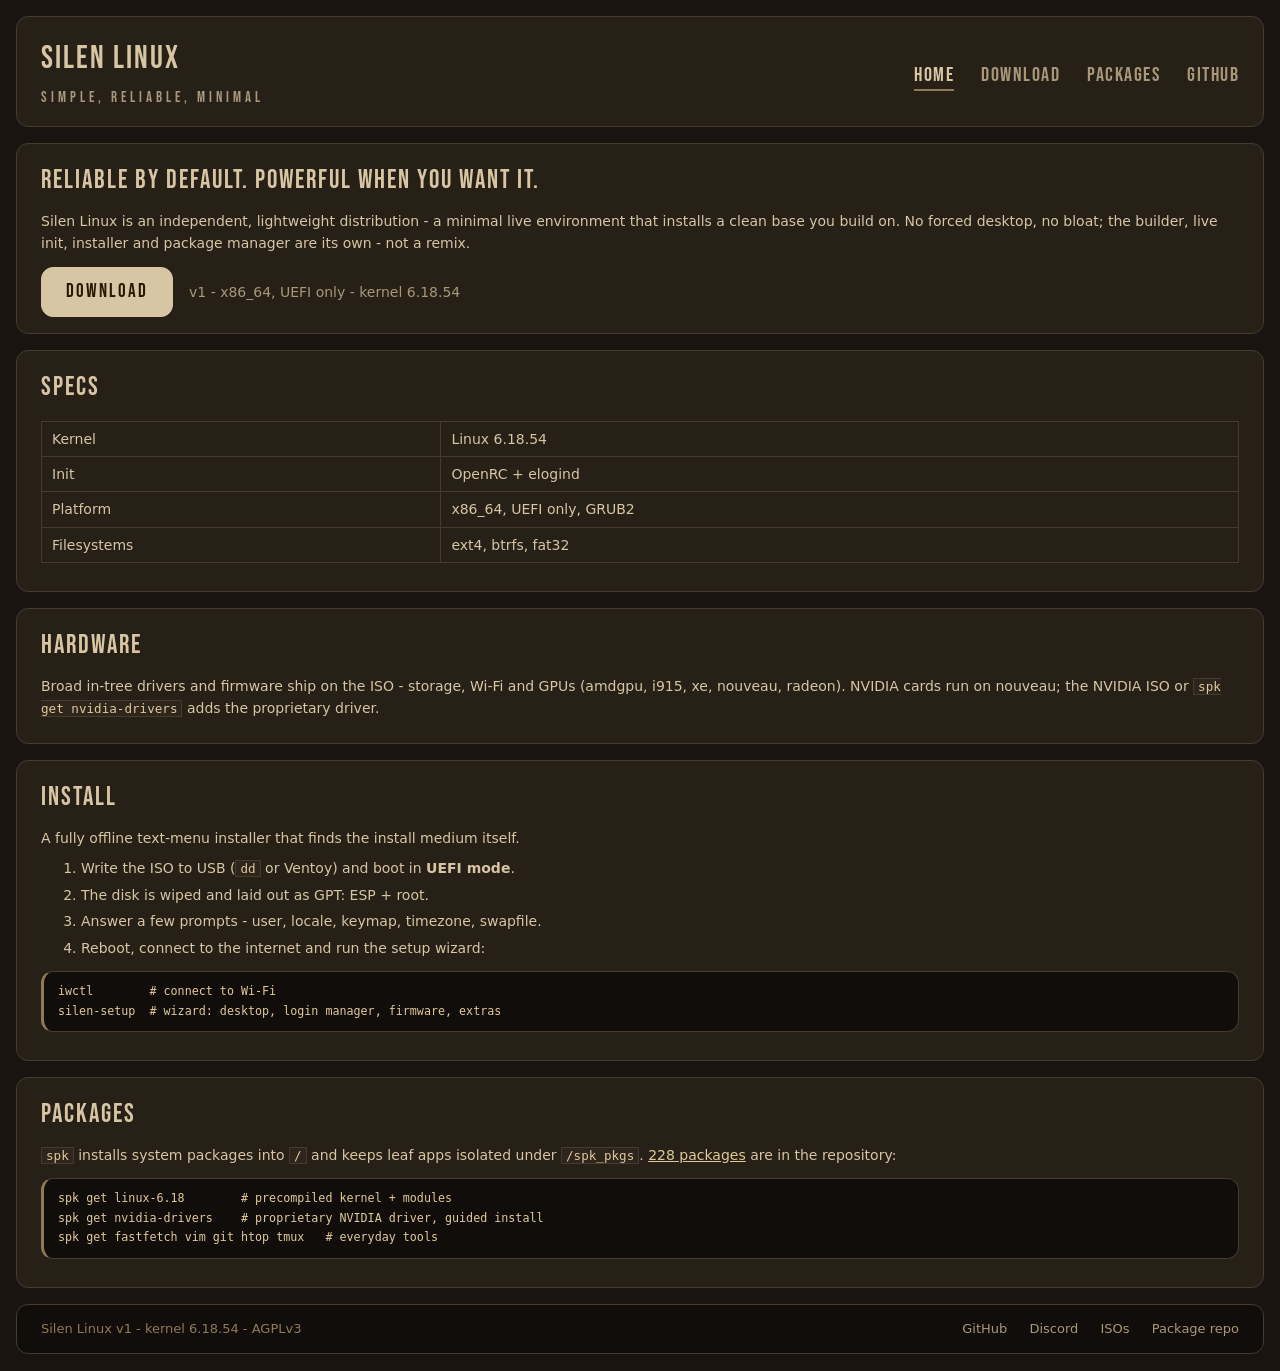
<file: index.html>
<!DOCTYPE html>
<html lang="en">
<head>
    <link rel="preconnect" href="https://fonts.googleapis.com">
    <link rel="preconnect" href="https://fonts.gstatic.com" crossorigin>
    <link href="https://fonts.googleapis.com/css2?family=Bebas+Neue&display=swap" rel="stylesheet">
    <meta charset="UTF-8">
    <meta name="viewport" content="width=device-width, initial-scale=1.0">
    <title>Silen Linux - a minimal experience</title>
    <meta name="description" content="Silen Linux is an independent, lightweight Linux distribution. Minimal live ISO, clean installed system, no bloat.">
    <link rel="stylesheet" href="styles.css?v=4">
</head>
<body class="backgrnd">

<div class="header">
    <div>
        <h1>Silen Linux</h1>
        <h5>Simple, Reliable, Minimal</h5>
    </div>
    <nav>
        <a class="now" href="index.html">Home</a>
        <a href="get.html">Download</a>
        <a href="packages.html">Packages</a>
        <a href="https://github.com/Cgtlpa/SilenLinux" target="_blank" rel="noopener">GitHub</a>
    </nav>
</div>

<div class="main">

    <div class="box">
        <h2>Reliable by default. Powerful when you want it.</h2>
        <p>Silen Linux is an independent, lightweight distribution - a minimal live environment
        that installs a clean base you build on. No forced desktop, no bloat; the builder, live
        init, installer and package manager are its own - not a remix.</p>
        <div class="cta">
            <a class="btn" href="get.html">Download</a>
            <span class="muted">v1 - x86_64, UEFI only - kernel 6.18.54</span>
        </div>
    </div>

    <div class="box" id="specs">
        <h2>Specs</h2>
        <table>
            <tr><td>Kernel</td><td>Linux 6.18.54</td></tr>
            <tr><td>Init</td><td>OpenRC + elogind</td></tr>
            <tr><td>Platform</td><td>x86_64, UEFI only, GRUB2</td></tr>
            <tr><td>Filesystems</td><td>ext4, btrfs, fat32</td></tr>
        </table>
    </div>

    <div class="box" id="hardware">
        <h2>Hardware</h2>
        <p>Broad in-tree drivers and firmware ship on the ISO - storage, Wi-Fi and GPUs
        (amdgpu, i915, xe, nouveau, radeon). NVIDIA cards run on nouveau; the NVIDIA ISO or
        <code>spk get nvidia-drivers</code> adds the proprietary driver.</p>
    </div>

    <div class="box" id="install">
        <h2>Install</h2>
        <p>A fully offline text-menu installer that finds the install medium itself.</p>
        <ol>
            <li>Write the ISO to USB (<code>dd</code> or Ventoy) and boot in <strong>UEFI mode</strong>.</li>
            <li>The disk is wiped and laid out as GPT: ESP + root.</li>
            <li>Answer a few prompts - user, locale, keymap, timezone, swapfile.</li>
            <li>Reboot, connect to the internet and run the setup wizard:</li>
        </ol>
<pre><code>iwctl        # connect to Wi-Fi
silen-setup  # wizard: desktop, login manager, firmware, extras</code></pre>
    </div>

    <div class="box" id="packages">
        <h2>Packages</h2>
        <p><code>spk</code> installs system packages into <code>/</code> and keeps leaf apps
        isolated under <code>/spk_pkgs</code>. <a href="packages.html">228 packages</a> are in
        the repository:</p>
<pre><code>spk get linux-6.18        # precompiled kernel + modules
spk get nvidia-drivers    # proprietary NVIDIA driver, guided install
spk get fastfetch vim git htop tmux   # everyday tools</code></pre>
    </div>

</div>

<div class="footer">
    <span>Silen Linux v1 - kernel 6.18.54 - AGPLv3</span>
    <nav>
        <a href="https://github.com/Cgtlpa/SilenLinux" target="_blank" rel="noopener">GitHub</a>
        <a href="https://discord.gg/WxbRRURcZ" target="_blank" rel="noopener">Discord</a>
        <a href="https://huggingface.co/datasets/vgzz/silen-isos" target="_blank" rel="noopener">ISOs</a>
        <a href="https://huggingface.co/datasets/vgzz/spk-pkgs/tree/main/packages" target="_blank" rel="noopener">Package repo</a>
    </nav>
</div>

</body>
</html>
</file>
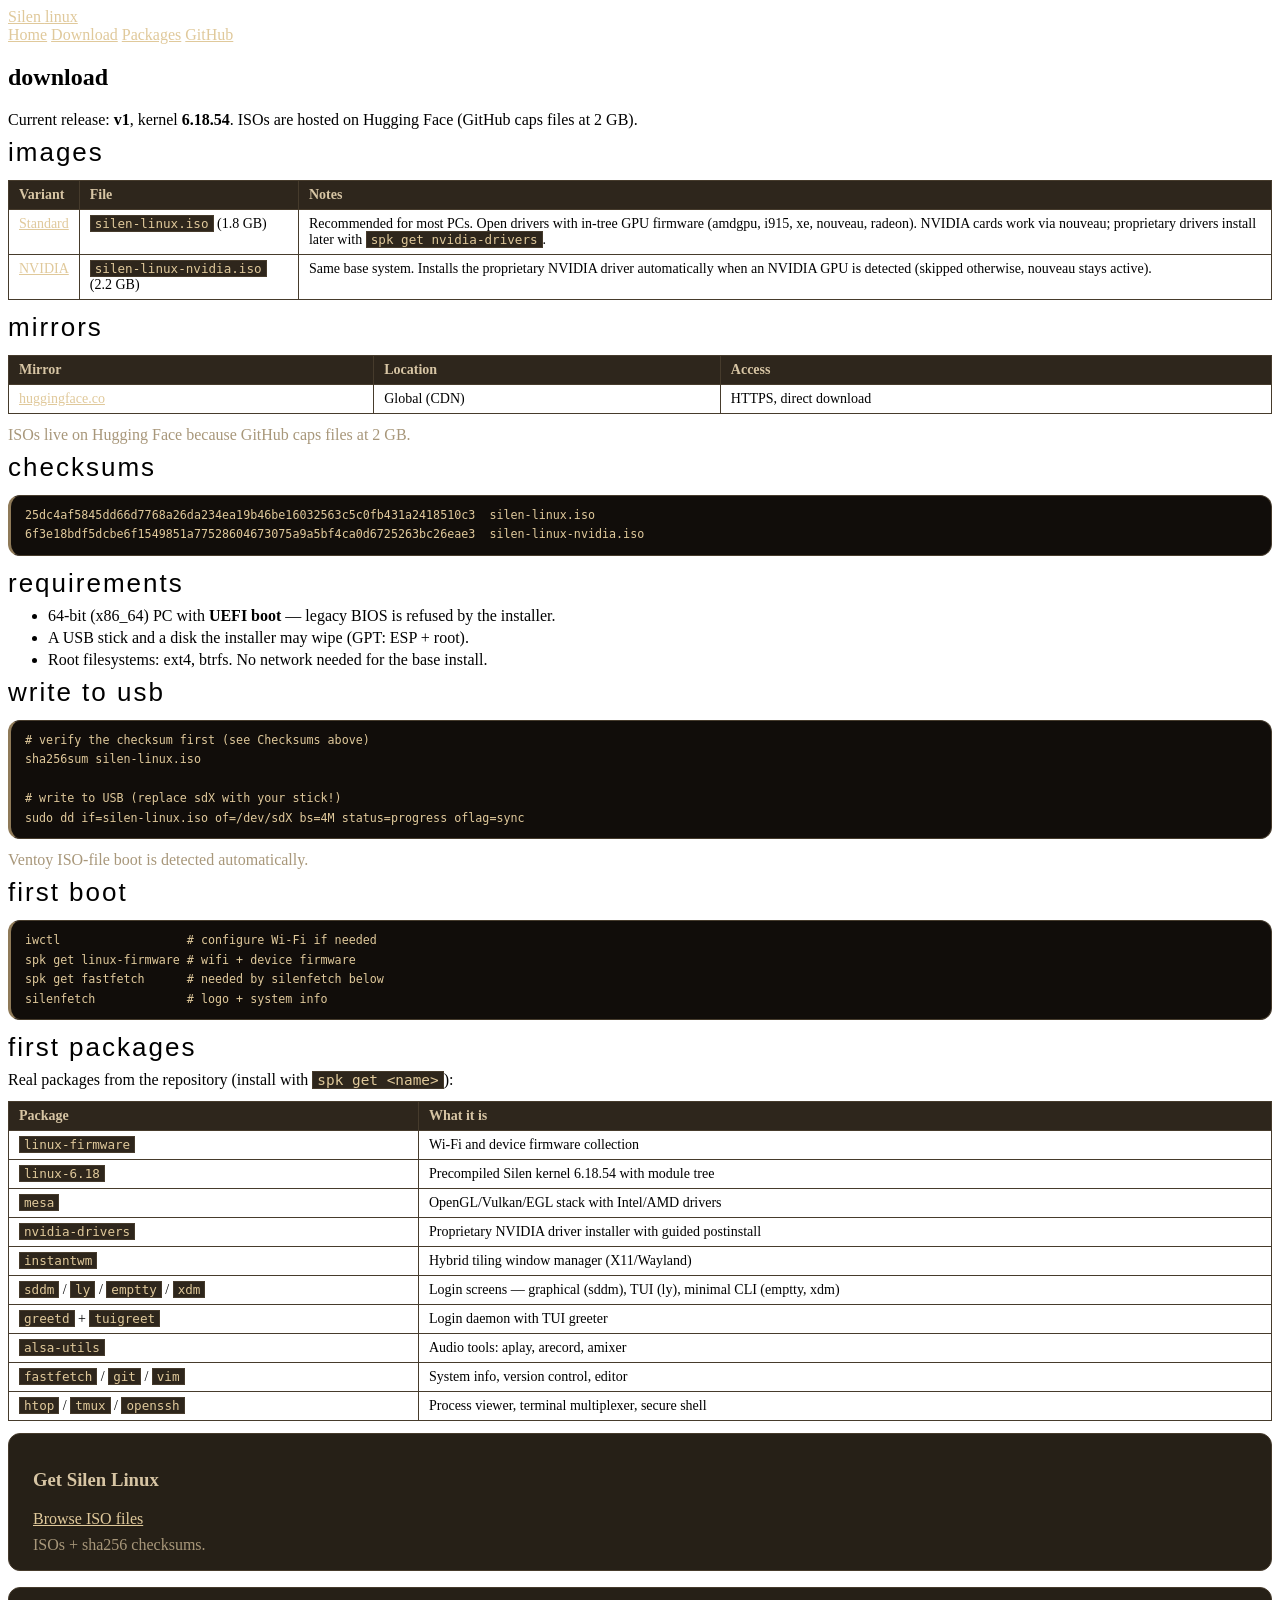
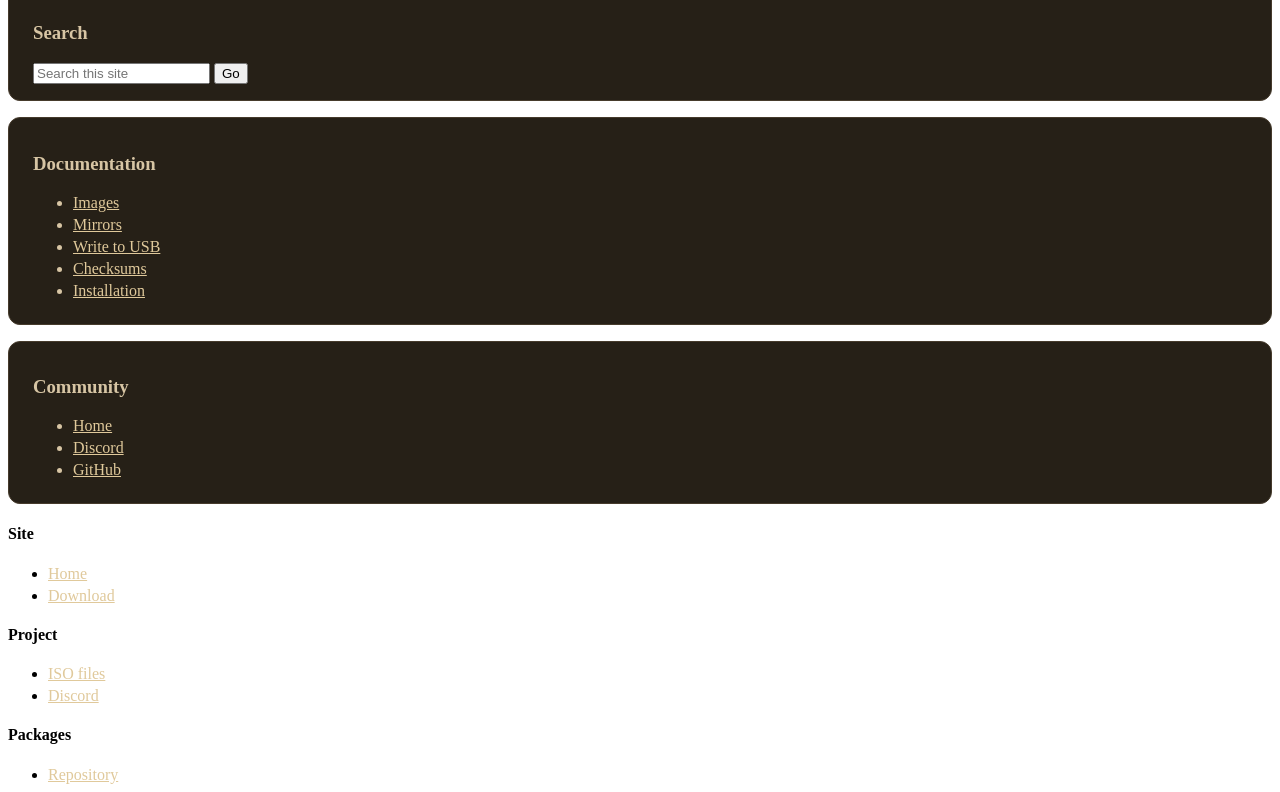
<file: download.html>
<!DOCTYPE html>
<html lang="en">
<head>
<meta charset="UTF-8">
<meta name="viewport" content="width=device-width, initial-scale=1.0">
<title>Download — Silen Linux</title>
<meta name="description" content="Download Silen Linux ISO images: standard and NVIDIA variants.">
<link rel="preconnect" href="https://fonts.googleapis.com">
<link rel="preconnect" href="https://fonts.gstatic.com" crossorigin>
<link href="https://fonts.googleapis.com/css2?family=JetBrains+Mono:wght@400;700&display=swap" rel="stylesheet">
<link rel="stylesheet" href="styles.css">
</head>
<body>

<header class="site">
  <div class="wrap">
    <a class="brand" href="index.html">Silen <span>linux</span></a>
    <nav class="main">
      <a href="index.html">Home</a>
      <a href="download.html">Download</a>
      <a href="https://huggingface.co/datasets/vgzz/spk-pkgs/tree/main/packages" target="_blank" rel="noopener">Packages</a>
      <a href="https://github.com/Cgtlpa/Silen-Linux" target="_blank" rel="noopener">GitHub</a>
    </nav>
  </div>
</header>

<div class="wrap layout">
  <article>
    <h1>download</h1>
    <p>Current release: <strong>v1</strong>, kernel <strong>6.18.54</strong>.
    ISOs are hosted on Hugging Face (GitHub caps files at 2&nbsp;GB).</p>

    <h2 id="images">images</h2>
    <table>
      <tr><th>Variant</th><th>File</th><th>Notes</th></tr>
      <tr>
        <td><a href="https://huggingface.co/datasets/vgzz/silen-isos/resolve/main/silen-linux.iso?download=true">Standard</a></td>
        <td><code>silen-linux.iso</code> (1.8&nbsp;GB)</td>
        <td>Recommended for most PCs. Open drivers with in-tree GPU firmware
        (amdgpu, i915, xe, nouveau, radeon). NVIDIA cards work via nouveau;
        proprietary drivers install later with <code>spk get nvidia-drivers</code>.</td>
      </tr>
      <tr>
        <td><a href="https://huggingface.co/datasets/vgzz/silen-isos/resolve/main/silen-linux-nvidia.iso?download=true">NVIDIA</a></td>
        <td><code>silen-linux-nvidia.iso</code> (2.2&nbsp;GB)</td>
        <td>Same base system. Installs the proprietary NVIDIA driver automatically
        when an NVIDIA GPU is detected (skipped otherwise, nouveau stays active).</td>
      </tr>
    </table>

    <h2 id="mirrors">mirrors</h2>
    <table>
      <tr><th>Mirror</th><th>Location</th><th>Access</th></tr>
      <tr>
        <td><a href="https://huggingface.co/datasets/vgzz/silen-isos" target="_blank" rel="noopener">huggingface.co</a></td>
        <td>Global (CDN)</td>
        <td>HTTPS, direct download</td>
      </tr>
    </table>
    <p class="muted">ISOs live on Hugging Face because GitHub caps files at 2&nbsp;GB.</p>

    <h2 id="checksums">checksums</h2>
<pre><code>25dc4af5845dd66d7768a26da234ea19b46be16032563c5c0fb431a2418510c3  silen-linux.iso
6f3e18bdf5dcbe6f1549851a77528604673075a9a5bf4ca0d6725263bc26eae3  silen-linux-nvidia.iso</code></pre>

    <h2 id="requirements">requirements</h2>
    <ul>
      <li>64-bit (x86_64) PC with <strong>UEFI boot</strong> &mdash; legacy BIOS is refused by the installer.</li>
      <li>A USB stick and a disk the installer may wipe (GPT: ESP + root).</li>
      <li>Root filesystems: ext4, btrfs. No network needed for the base install.</li>
    </ul>

    <h2 id="usb">write to usb</h2>
<pre><code># verify the checksum first (see Checksums above)
sha256sum silen-linux.iso

# write to USB (replace sdX with your stick!)
sudo dd if=silen-linux.iso of=/dev/sdX bs=4M status=progress oflag=sync</code></pre>
    <p class="muted">Ventoy ISO-file boot is detected automatically.</p>

    <h2 id="first-boot">first boot</h2>
<pre><code>iwctl                  # configure Wi-Fi if needed
spk get linux-firmware # wifi + device firmware
spk get fastfetch      # needed by silenfetch below
silenfetch             # logo + system info</code></pre>

    <h2 id="first-packages">first packages</h2>
    <p>Real packages from the repository (install with <code>spk get &lt;name&gt;</code>):</p>
    <table>
      <tr><th>Package</th><th>What it is</th></tr>
      <tr><td><code>linux-firmware</code></td><td>Wi-Fi and device firmware collection</td></tr>
      <tr><td><code>linux-6.18</code></td><td>Precompiled Silen kernel 6.18.54 with module tree</td></tr>
      <tr><td><code>mesa</code></td><td>OpenGL/Vulkan/EGL stack with Intel/AMD drivers</td></tr>
      <tr><td><code>nvidia-drivers</code></td><td>Proprietary NVIDIA driver installer with guided postinstall</td></tr>
      <tr><td><code>instantwm</code></td><td>Hybrid tiling window manager (X11/Wayland)</td></tr>
      <tr><td><code>sddm</code> / <code>ly</code> / <code>emptty</code> / <code>xdm</code></td><td>Login screens &mdash; graphical (sddm), TUI (ly), minimal CLI (emptty, xdm)</td></tr>
      <tr><td><code>greetd</code> + <code>tuigreet</code></td><td>Login daemon with TUI greeter</td></tr>
      <tr><td><code>alsa-utils</code></td><td>Audio tools: aplay, arecord, amixer</td></tr>
      <tr><td><code>fastfetch</code> / <code>git</code> / <code>vim</code></td><td>System info, version control, editor</td></tr>
      <tr><td><code>htop</code> / <code>tmux</code> / <code>openssh</code></td><td>Process viewer, terminal multiplexer, secure shell</td></tr>
    </table>
  </article>

  <aside class="sidebar">
    <div class="box">
      <h3>Get Silen Linux</h3>
      <div class="body">
        <a class="btn-dl" href="https://huggingface.co/datasets/vgzz/silen-isos" target="_blank" rel="noopener">Browse ISO files</a>
        <p class="muted" style="margin-bottom:0">ISOs + sha256 checksums.</p>
      </div>
    </div>
    <div class="box">
      <h3>Search</h3>
      <div class="body">
        <form class="search" action="https://duckduckgo.com/" method="get" onsubmit="this.q.value='site:cgtlpa.github.io/silen-website '+this.s.value;return true;">
          <input type="hidden" name="q" value="">
          <input type="text" name="s" placeholder="Search this site">
          <button type="submit">Go</button>
        </form>
      </div>
    </div>
    <div class="box">
      <h3>Documentation</h3>
      <div class="body">
        <ul>
          <li><a href="download.html#images">Images</a></li>
          <li><a href="download.html#mirrors">Mirrors</a></li>
          <li><a href="download.html#usb">Write to USB</a></li>
          <li><a href="download.html#checksums">Checksums</a></li>
          <li><a href="index.html#install">Installation</a></li>
        </ul>
      </div>
    </div>
    <div class="box">
      <h3>Community</h3>
      <div class="body">
        <ul>
          <li><a href="index.html">Home</a></li>
          <li><a href="https://discord.gg/WxbRRURcZ" target="_blank" rel="noopener">Discord</a></li>
          <li><a href="https://github.com/Cgtlpa/Silen-Linux" target="_blank" rel="noopener">GitHub</a></li>
        </ul>
      </div>
    </div>
  </aside>
</div>

<footer class="site">
  <div class="wrap">
    <div>
      <h4>Site</h4>
      <ul>
        <li><a href="index.html">Home</a></li>
        <li><a href="download.html">Download</a></li>
      </ul>
    </div>
    <div>
      <h4>Project</h4>
      <ul>
        <li><a href="https://huggingface.co/datasets/vgzz/silen-isos" target="_blank" rel="noopener">ISO files</a></li>
        <li><a href="https://discord.gg/WxbRRURcZ" target="_blank" rel="noopener">Discord</a></li>
      </ul>
    </div>
    <div>
      <h4>Packages</h4>
      <ul>
        <li><a href="https://huggingface.co/datasets/vgzz/spk-pkgs/tree/main/packages" target="_blank" rel="noopener">Repository</a></li>
      </ul>
    </div>
  </div>
</footer>

</body>
</html>
</file>
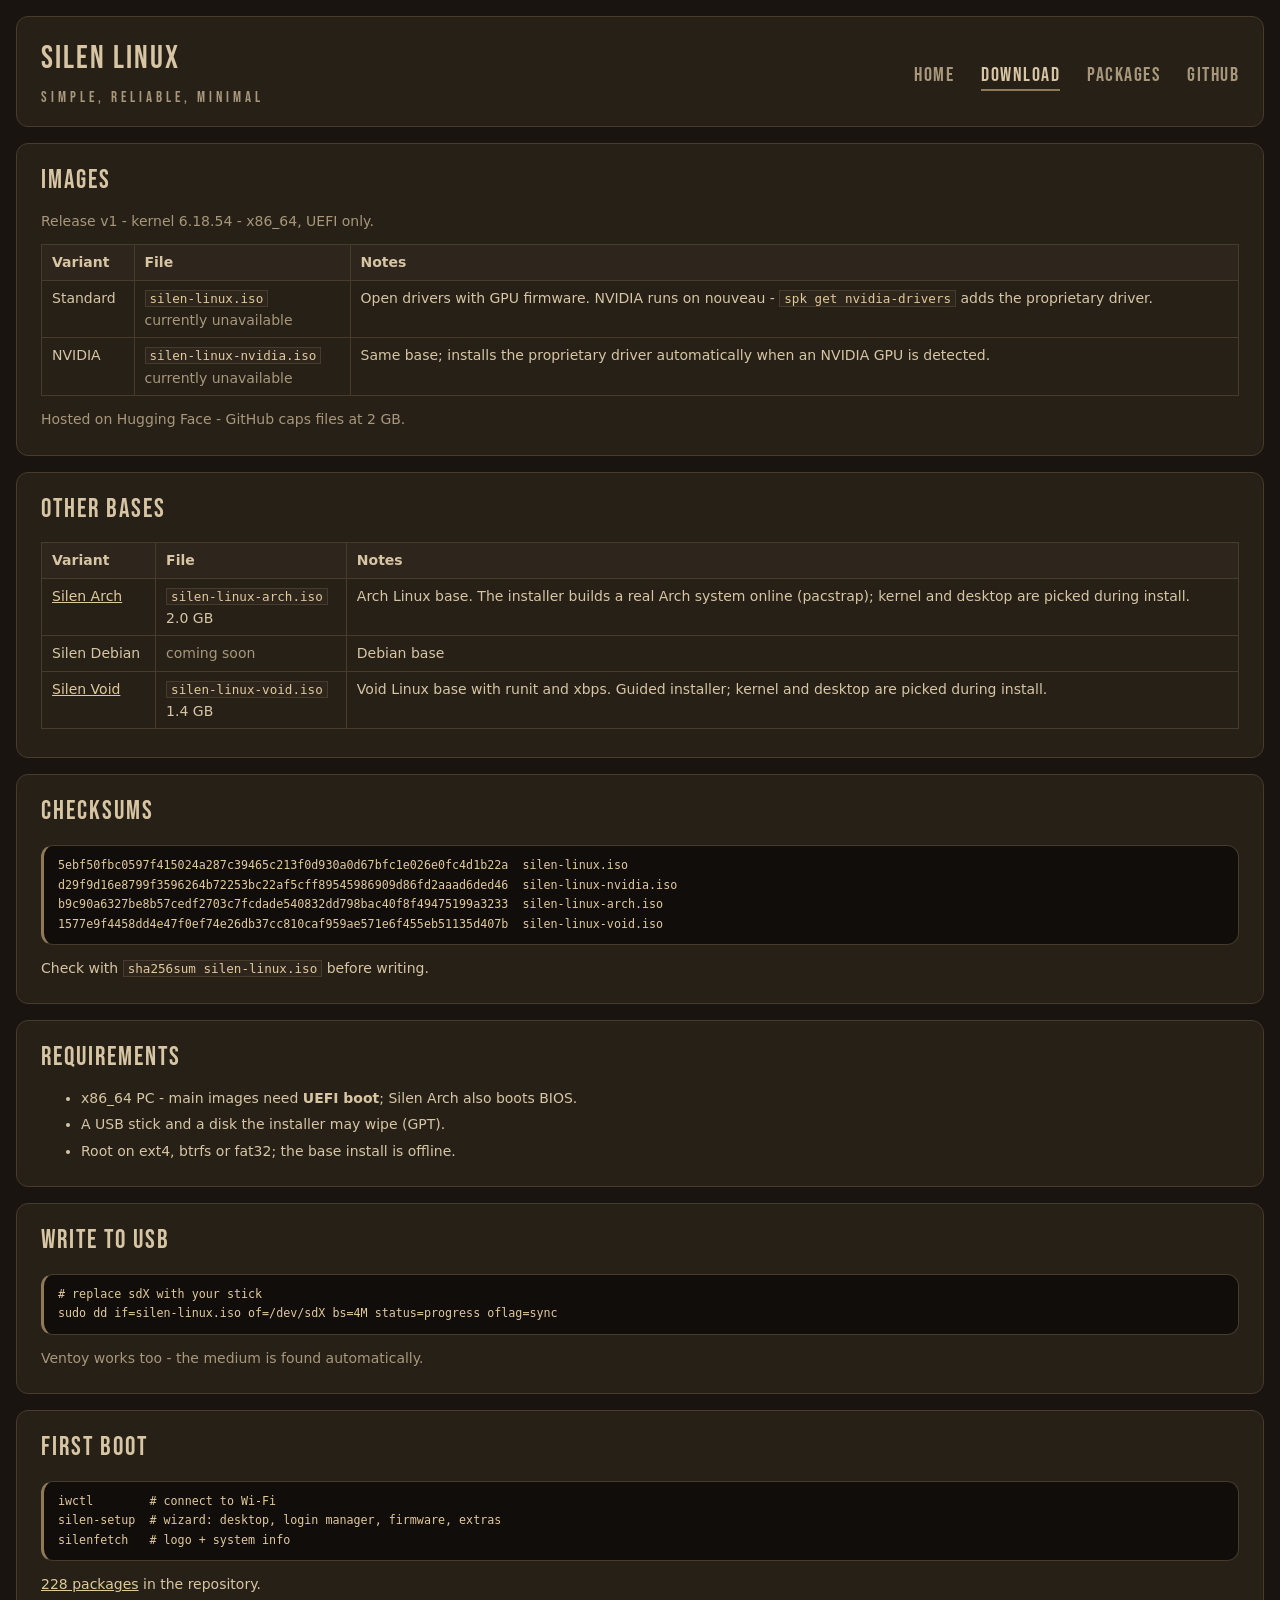
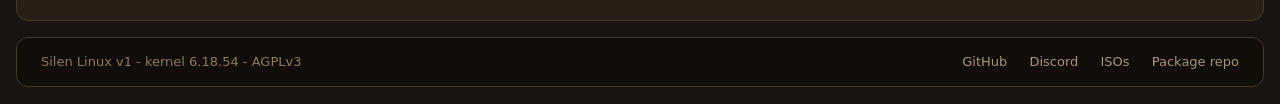
<file: get.html>
<!DOCTYPE html>
<html lang="en">
<head>
    <link rel="preconnect" href="https://fonts.googleapis.com">
    <link rel="preconnect" href="https://fonts.gstatic.com" crossorigin>
    <link href="https://fonts.googleapis.com/css2?family=Bebas+Neue&display=swap" rel="stylesheet">
    <meta charset="UTF-8">
    <meta name="viewport" content="width=device-width, initial-scale=1.0">
    <title>Silen Linux - download</title>
    <meta name="description" content="Download Silen Linux ISO images: standard, NVIDIA, Arch and Void variants, with sha256 checksums.">
    <link rel="stylesheet" href="styles.css?v=4">
</head>
<body class="backgrnd">

<div class="header">
    <div>
        <h1>Silen Linux</h1>
        <h5>Simple, Reliable, Minimal</h5>
    </div>
    <nav>
        <a href="index.html">Home</a>
        <a class="now" href="get.html">Download</a>
        <a href="packages.html">Packages</a>
        <a href="https://github.com/Cgtlpa/SilenLinux" target="_blank" rel="noopener">GitHub</a>
    </nav>
</div>

<div class="main">

    <div class="box" id="images">
        <h2>Images</h2>
        <p class="muted">Release v1 - kernel 6.18.54 - x86_64, UEFI only.</p>
        <table>
            <tr><th>Variant</th><th>File</th><th>Notes</th></tr>
            <tr>
                <td>Standard</td>
                <td><code>silen-linux.iso</code><br><span class="muted">currently unavailable</span></td>
                <td>Open drivers with GPU firmware. NVIDIA runs on nouveau -
                <code>spk get nvidia-drivers</code> adds the proprietary driver.</td>
            </tr>
            <tr>
                <td>NVIDIA</td>
                <td><code>silen-linux-nvidia.iso</code><br><span class="muted">currently unavailable</span></td>
                <td>Same base; installs the proprietary driver automatically when an NVIDIA
                GPU is detected.</td>
            </tr>
        </table>
        <p class="muted">Hosted on Hugging Face - GitHub caps files at 2 GB.</p>
    </div>

    <div class="box" id="bases">
        <h2>Other bases</h2>
        <table>
            <tr><th>Variant</th><th>File</th><th>Notes</th></tr>
            <tr>
                <td><a href="https://huggingface.co/datasets/vgzz/silen-isos/resolve/main/silen-linux-arch.iso">Silen Arch</a></td>
                <td><code>silen-linux-arch.iso</code><br>2.0 GB</td>
                <td>Arch Linux base. The installer builds a real Arch system online
                (pacstrap); kernel and desktop are picked during install.</td>
            </tr>
            <tr>
                <td>Silen Debian</td>
                <td class="muted">coming soon</td>
                <td>Debian base</td>
            </tr>
            <tr>
                <td><a href="https://huggingface.co/datasets/vgzz/silen-isos/resolve/main/silen-linux-void.iso">Silen Void</a></td>
                <td><code>silen-linux-void.iso</code><br>1.4 GB</td>
                <td>Void Linux base with runit and xbps. Guided installer; kernel
                and desktop are picked during install.</td>
            </tr>
        </table>
    </div>

    <div class="box" id="checksums">
        <h2>Checksums</h2>
<pre><code>5ebf50fbc0597f415024a287c39465c213f0d930a0d67bfc1e026e0fc4d1b22a  silen-linux.iso
d29f9d16e8799f3596264b72253bc22af5cff89545986909d86fd2aaad6ded46  silen-linux-nvidia.iso
b9c90a6327be8b57cedf2703c7fcdade540832dd798bac40f8f49475199a3233  silen-linux-arch.iso
1577e9f4458dd4e47f0ef74e26db37cc810caf959ae571e6f455eb51135d407b  silen-linux-void.iso</code></pre>
        <p>Check with <code>sha256sum silen-linux.iso</code> before writing.</p>
    </div>

    <div class="box" id="requirements">
        <h2>Requirements</h2>
        <ul>
            <li>x86_64 PC - main images need <strong>UEFI boot</strong>; Silen Arch also boots BIOS.</li>
            <li>A USB stick and a disk the installer may wipe (GPT).</li>
            <li>Root on ext4, btrfs or fat32; the base install is offline.</li>
        </ul>
    </div>

    <div class="box" id="usb">
        <h2>Write to USB</h2>
<pre><code># replace sdX with your stick
sudo dd if=silen-linux.iso of=/dev/sdX bs=4M status=progress oflag=sync</code></pre>
        <p class="muted">Ventoy works too - the medium is found automatically.</p>
    </div>

    <div class="box" id="firstboot">
        <h2>First boot</h2>
<pre><code>iwctl        # connect to Wi-Fi
silen-setup  # wizard: desktop, login manager, firmware, extras
silenfetch   # logo + system info</code></pre>
        <p><a href="packages.html">228 packages</a> in the repository.</p>
    </div>

</div>

<div class="footer">
    <span>Silen Linux v1 - kernel 6.18.54 - AGPLv3</span>
    <nav>
        <a href="https://github.com/Cgtlpa/SilenLinux" target="_blank" rel="noopener">GitHub</a>
        <a href="https://discord.gg/WxbRRURcZ" target="_blank" rel="noopener">Discord</a>
        <a href="https://huggingface.co/datasets/vgzz/silen-isos" target="_blank" rel="noopener">ISOs</a>
        <a href="https://huggingface.co/datasets/vgzz/spk-pkgs/tree/main/packages" target="_blank" rel="noopener">Package repo</a>
    </nav>
</div>

</body>
</html>
</file>
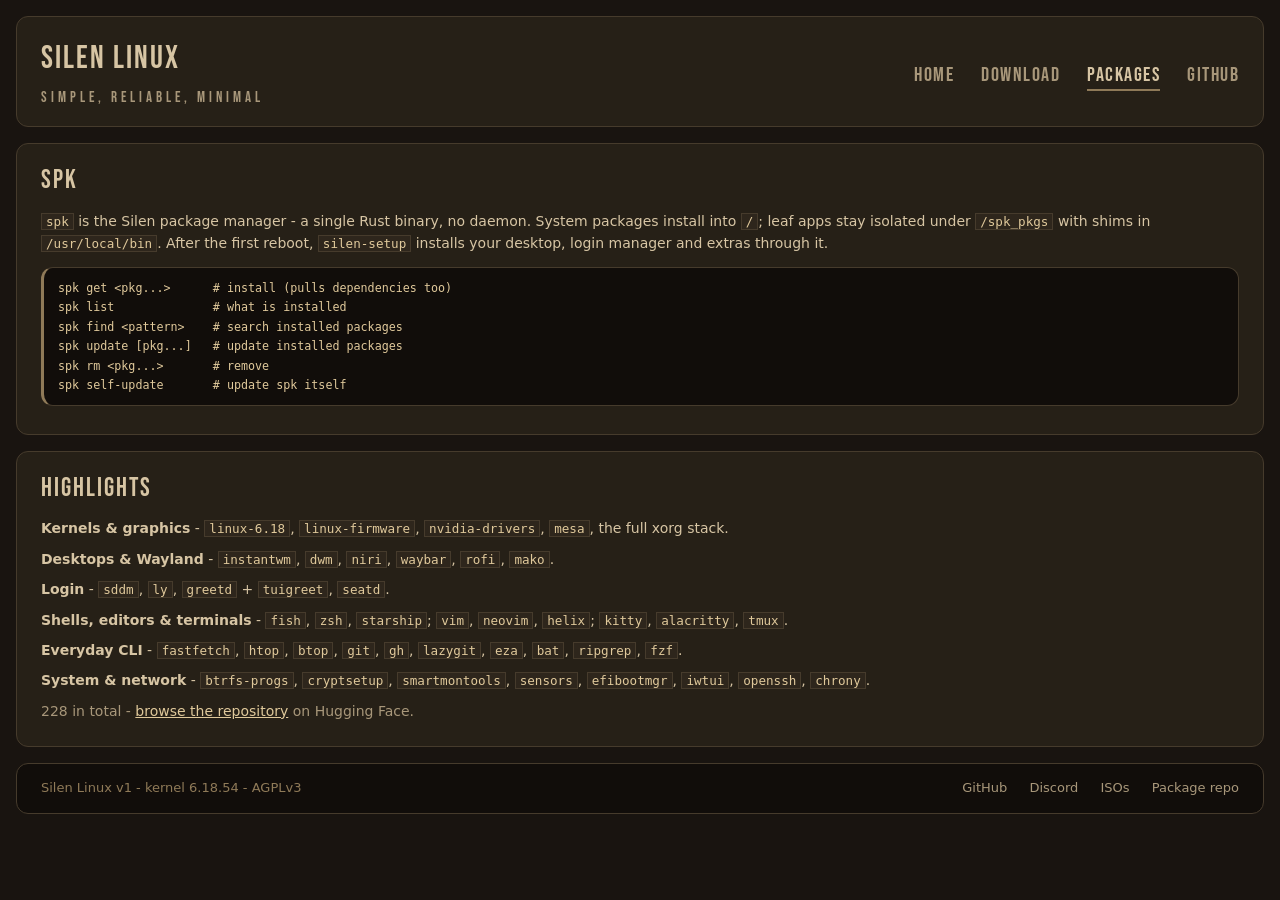
<file: packages.html>
<!DOCTYPE html>
<html lang="en">
<head>
    <link rel="preconnect" href="https://fonts.googleapis.com">
    <link rel="preconnect" href="https://fonts.gstatic.com" crossorigin>
    <link href="https://fonts.googleapis.com/css2?family=Bebas+Neue&display=swap" rel="stylesheet">
    <meta charset="UTF-8">
    <meta name="viewport" content="width=device-width, initial-scale=1.0">
    <title>Silen Linux - packages</title>
    <meta name="description" content="spk is the Silen Linux package manager. Browse the repository: kernels, firmware, drivers, desktops, terminals and everyday CLI tools.">
    <link rel="stylesheet" href="styles.css?v=4">
</head>
<body class="backgrnd">

<div class="header">
    <div>
        <h1>Silen Linux</h1>
        <h5>Simple, Reliable, Minimal</h5>
    </div>
    <nav>
        <a href="index.html">Home</a>
        <a href="get.html">Download</a>
        <a class="now" href="packages.html">Packages</a>
        <a href="https://github.com/Cgtlpa/SilenLinux" target="_blank" rel="noopener">GitHub</a>
    </nav>
</div>

<div class="main">

    <div class="box" id="spk">
        <h2>spk</h2>
        <p><code>spk</code> is the Silen package manager - a single Rust binary, no daemon.
        System packages install into <code>/</code>; leaf apps stay isolated under
        <code>/spk_pkgs</code> with shims in <code>/usr/local/bin</code>. After the first
        reboot, <code>silen-setup</code> installs your desktop, login manager and extras
        through it.</p>
<pre><code>spk get &lt;pkg...&gt;      # install (pulls dependencies too)
spk list              # what is installed
spk find &lt;pattern&gt;    # search installed packages
spk update [pkg...]   # update installed packages
spk rm &lt;pkg...&gt;       # remove
spk self-update       # update spk itself</code></pre>
    </div>

    <div class="box" id="highlights">
        <h2>Highlights</h2>
        <p><strong>Kernels &amp; graphics</strong> - <code>linux-6.18</code>,
        <code>linux-firmware</code>, <code>nvidia-drivers</code>, <code>mesa</code>,
        the full xorg stack.</p>
        <p><strong>Desktops &amp; Wayland</strong> - <code>instantwm</code>, <code>dwm</code>,
        <code>niri</code>, <code>waybar</code>, <code>rofi</code>, <code>mako</code>.</p>
        <p><strong>Login</strong> - <code>sddm</code>, <code>ly</code>,
        <code>greetd</code> + <code>tuigreet</code>, <code>seatd</code>.</p>
        <p><strong>Shells, editors &amp; terminals</strong> - <code>fish</code>, <code>zsh</code>,
        <code>starship</code>; <code>vim</code>, <code>neovim</code>, <code>helix</code>;
        <code>kitty</code>, <code>alacritty</code>, <code>tmux</code>.</p>
        <p><strong>Everyday CLI</strong> - <code>fastfetch</code>, <code>htop</code>,
        <code>btop</code>, <code>git</code>, <code>gh</code>, <code>lazygit</code>,
        <code>eza</code>, <code>bat</code>, <code>ripgrep</code>, <code>fzf</code>.</p>
        <p><strong>System &amp; network</strong> - <code>btrfs-progs</code>,
        <code>cryptsetup</code>, <code>smartmontools</code>, <code>sensors</code>,
        <code>efibootmgr</code>, <code>iwtui</code>, <code>openssh</code>,
        <code>chrony</code>.</p>
        <p class="muted">228 in total - <a href="https://huggingface.co/datasets/vgzz/spk-pkgs/tree/main/packages" target="_blank" rel="noopener">browse the repository</a> on Hugging Face.</p>
    </div>

</div>

<div class="footer">
    <span>Silen Linux v1 - kernel 6.18.54 - AGPLv3</span>
    <nav>
        <a href="https://github.com/Cgtlpa/SilenLinux" target="_blank" rel="noopener">GitHub</a>
        <a href="https://discord.gg/WxbRRURcZ" target="_blank" rel="noopener">Discord</a>
        <a href="https://huggingface.co/datasets/vgzz/silen-isos" target="_blank" rel="noopener">ISOs</a>
        <a href="https://huggingface.co/datasets/vgzz/spk-pkgs/tree/main/packages" target="_blank" rel="noopener">Package repo</a>
    </nav>
</div>

</body>
</html>
</file>
<file: styles.css>
/* Silen Linux site - Bebas Neue, warm brown, minimal. */

* {
    box-sizing: border-box;
}

body.backgrnd {
    color: #d7c5a4;
    background-color: #191410;
    font-family: Verdana, "DejaVu Sans", Tahoma, sans-serif;
    font-size: 14px;
    line-height: 1.6;
    margin: 0;
    padding: 16px;
}

::selection {
    background: #463b2c;
    color: #f2e6cd;
}

a {
    color: #e0c99b;
    text-decoration: underline;
}

a:hover {
    color: #f2e6cd;
}

h2 {
    font-family: 'Bebas Neue', sans-serif;
    font-size: 26px;
    font-weight: 400;
    letter-spacing: 2px;
    margin: 0 0 8px;
}

p, ul, ol {
    margin: 8px 0;
}

li {
    margin-bottom: 4px;
}

.muted {
    color: #a8977a;
}

/* header */
.header {
    font-family: 'Bebas Neue', sans-serif;
    font-size: 32px;
    letter-spacing: 2px;

    color: #d7c5a4;
    background: #262017;

    padding: 16px 24px;
    border: 1px solid #463b2c;
    border-radius: 12px;

    width: auto;
    margin: 0 auto 16px;

    display: flex;
    align-items: center;
    justify-content: space-between;
    gap: 8px 24px;
    flex-wrap: wrap;

    box-sizing: border-box;
}

.header h1 {
    font-size: 32px;
    font-weight: 400;
    margin: 0;
}

.header h5 {
    font-size: 15px;
    font-weight: 400;
    letter-spacing: 4px;
    color: #a8977a;
    margin: 2px 0 0;
}

.header nav a {
    font-size: 20px;
    letter-spacing: 1.5px;
    color: #a8977a;
    text-decoration: none;
    margin-left: 20px;
    padding-bottom: 2px;
    border-bottom: 2px solid transparent;
}

.header nav a:hover {
    color: #d7c5a4;
}

.header nav a.now {
    color: #d7c5a4;
    border-bottom-color: #8f7a58;
}

/* layout */
.main {
    width: 100%;
}

.box {
    color: #d7c5a4;
    background: #262017;

    padding: 16px 24px;
    border: 1px solid #463b2c;
    border-radius: 12px;

    margin-bottom: 16px;
}

/* text + code */
code {
    font-family: "DejaVu Sans Mono", "Liberation Mono", monospace;
    font-size: 0.9em;
    color: #e0c99b;
    background: #2e261c;
    border: 1px solid #463b2c;
    padding: 0 4px;
}

pre {
    background: #110d0a;
    border: 1px solid #463b2c;
    border-left: 3px solid #8f7a58;
    border-radius: 12px;

    padding: 10px 14px;
    margin: 12px 0;
    overflow-x: auto;
    font-size: 13px;
    line-height: 1.5;
}

pre code {
    background: none;
    border: none;
    padding: 0;
}

/* tables */
table {
    width: 100%;
    border-collapse: collapse;
    font-size: 14px;
    margin: 12px 0;
}

th, td {
    border: 1px solid #463b2c;
    padding: 6px 10px;
    text-align: left;
    vertical-align: top;
}

th {
    background: #2e261c;
    color: #d7c5a4;
}

/* buttons */
.btn {
    display: inline-block;
    text-align: center;
    text-decoration: none;

    font-family: 'Bebas Neue', sans-serif;
    font-size: 19px;
    letter-spacing: 2px;

    color: #2a1900;
    background: #d7c5a4;

    padding: 9px 24px;
    border: 1px solid #d7c5a4;
    border-radius: 12px;
}

.btn:hover {
    color: #2a1900;
    background: #efdfbd;
    border-color: #efdfbd;
}

.cta {
    display: flex;
    align-items: center;
    gap: 16px;
    flex-wrap: wrap;
    margin-top: 12px;
}

/* footer */
.footer {
    display: flex;
    align-items: center;
    justify-content: space-between;
    gap: 8px 24px;
    flex-wrap: wrap;

    margin: 0 auto;
    background: #110d0a;

    padding: 14px 24px;
    border: 1px solid #463b2c;
    border-radius: 12px;

    color: #8f7a58;
    font-size: 13px;
}

.footer nav a {
    color: #a8977a;
    text-decoration: none;
    margin-left: 18px;
}

.footer nav a:hover {
    color: #d7c5a4;
    text-decoration: underline;
}

@media (max-width: 760px) {
    .header nav a {
        margin-left: 0;
        margin-right: 18px;
    }
}
</file>
